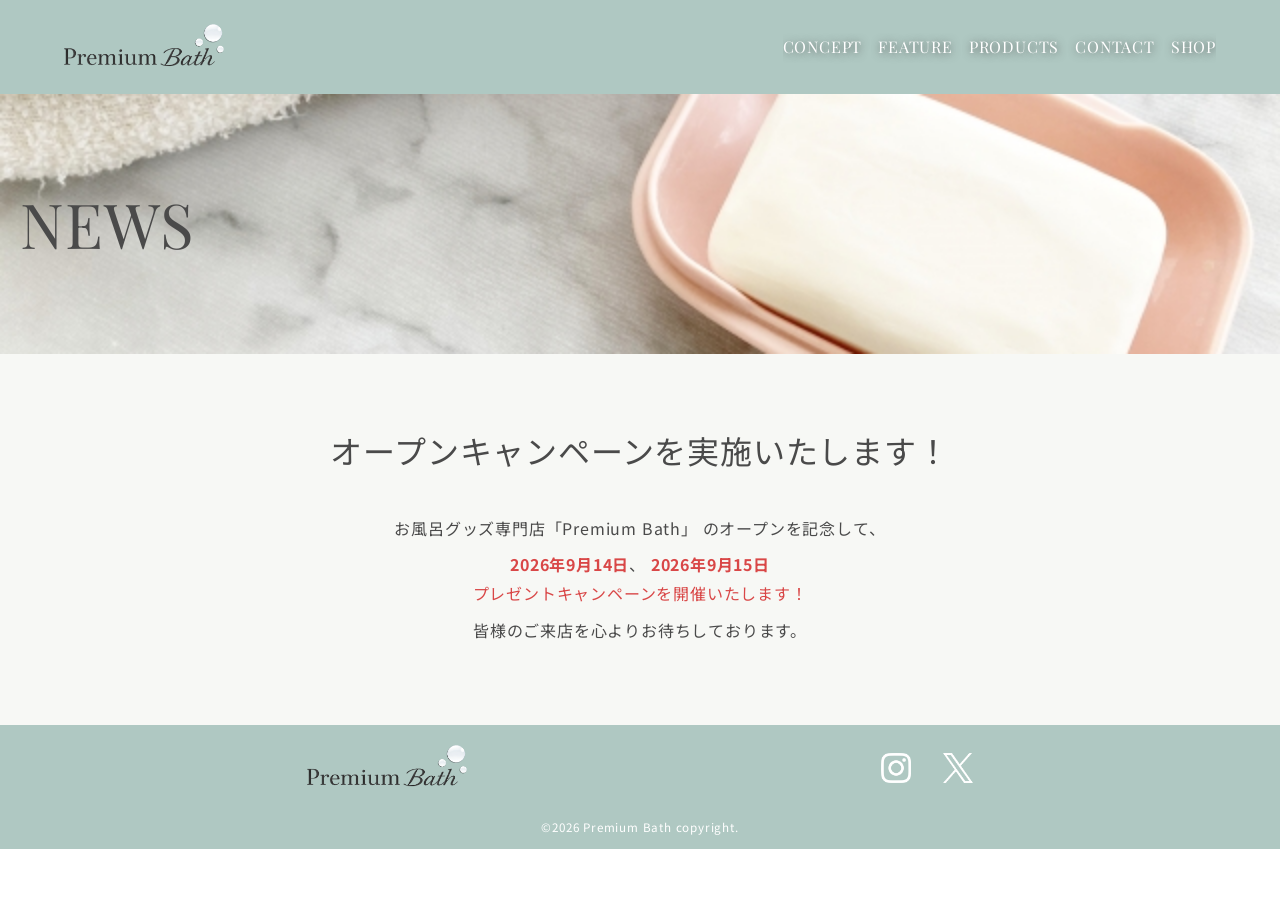
<file: news-open.html>
<!DOCTYPE html>
<html lang="ja">

<head>
	<meta charset="UTF-8">
	<meta name="viewport" content="width=device-width, initial-scale=1.0">
	<title>Premium Bath | オープンキャンペーン告知</title>
	<meta name="description" content="静岡県沼津市にあるお風呂グッズの専門店「Premium Bath」のオープンキャンペーン詳細ページです">
	<meta name="format-detection" content="telephone=no" />

	<!-- favicon -->
	<link rel="icon" href="favicon.ico" type="image/x-icon">
	<link rel="icon" type="image/svg+xml" href="favicon.svg">

	<!-- google-fonts -->
	<link rel="preconnect" href="https://fonts.googleapis.com">
	<link rel="preconnect" href="https://fonts.gstatic.com" crossorigin>
	<link
		href="https://fonts.googleapis.com/css2?family=Noto+Sans+JP:wght@100..900&family=Playfair+Display:ital,wght@0,400..900;1,400..900&display=swap"
		rel="stylesheet">

	<!-- css -->
	<link rel="stylesheet" href="css/style.css">

</head>

<body id="top">
	<header class="header">
		<div class="header-wrapper">
			<div class="header-logo">
				<a href="index.html">
					<img src="img/logo.png" width="600" height="170" alt="PremiumBath">
				</a>
			</div>
			<nav class="header-nav" aria-label="メインナビゲーション">
				<ul class="header-nav-list">
					<li>
						<a href="index.html#top-concept">CONCEPT</a>
					</li>
					<li>
						<a href="index.html#top-feature">FEATURE</a>
					</li>
					<li>
						<a href="index.html#top-products">PRODUCTS</a>
					</li>
					<li>
						<a href="index.html#top-contact">CONTACT</a>
					</li>
					<li>
						<a href="index.html#top-shop">SHOP</a>
					</li>
				</ul>
			</nav>
		</div>
	</header>

	<main>
		<div class="c-page-kv">
			<img src="img/bg-page-kv.jpg" width="1366" height="180" alt="">
			<h1>NEWS</h1>
		</div>

		<section class="news">
			<div class="l-container u-ptb">
				<article class="c-page-contents">
					<h2>オープンキャンペーンを実施いたします！</h2>
					<p class="u-mt">
						<span class="c-page-text news-description-text">
							お風呂グッズ専門店「Premium Bath」
						</span>
						<span class="c-page-text news-description-text">
							のオープンを記念して、
						</span>
						<span class="c-page-text news-description-text">
							<time datetime="2026-09-14">2026年9月14日</time>、
							<time datetime="2026-09-15">2026年9月15日</time>
						</span>
						<span class="c-page-text news-description-text">
							プレゼントキャンペーンを開催いたします！
						</span>
						<span class="c-page-text news-description-text">
							皆様のご来店を心よりお待ちしております。
						</span>
					</p>
				</article>
			</div>
		</section>
	</main>

	<footer class="footer">
		<div class="l-container">
			<div class="footer-contents">
				<div class="footer-logo">
					<a href="index.html">
						<img src="img/logo.png" width="600" height="170" alt="PremiumBath">
					</a>
				</div>
				<div class="footer-sns">
					<a href="https://www.instagram.com/?hl=ja" class="footer-sns-icon" target="_blank"
						rel="noopener noreferrer">
						<img src="img/icon-footer-instagram.png" width="100" height="100" alt="インスタグラムのアイコン">
					</a>
					<a href="https://x.com/?lang=ja" class="footer-sns-icon" target="_blank" rel="noopener noreferrer">
						<img src="img/icon-footer-x.png" width="100" height="102" alt="X(旧ツイッター)のアイコン">
					</a>
				</div>
			</div>
			<p class="footer-copyright">
				<small>&copy;2026 Premium Bath copyright.</small>
			</p>
		</div>
	</footer>
</body>

</html>
</file>
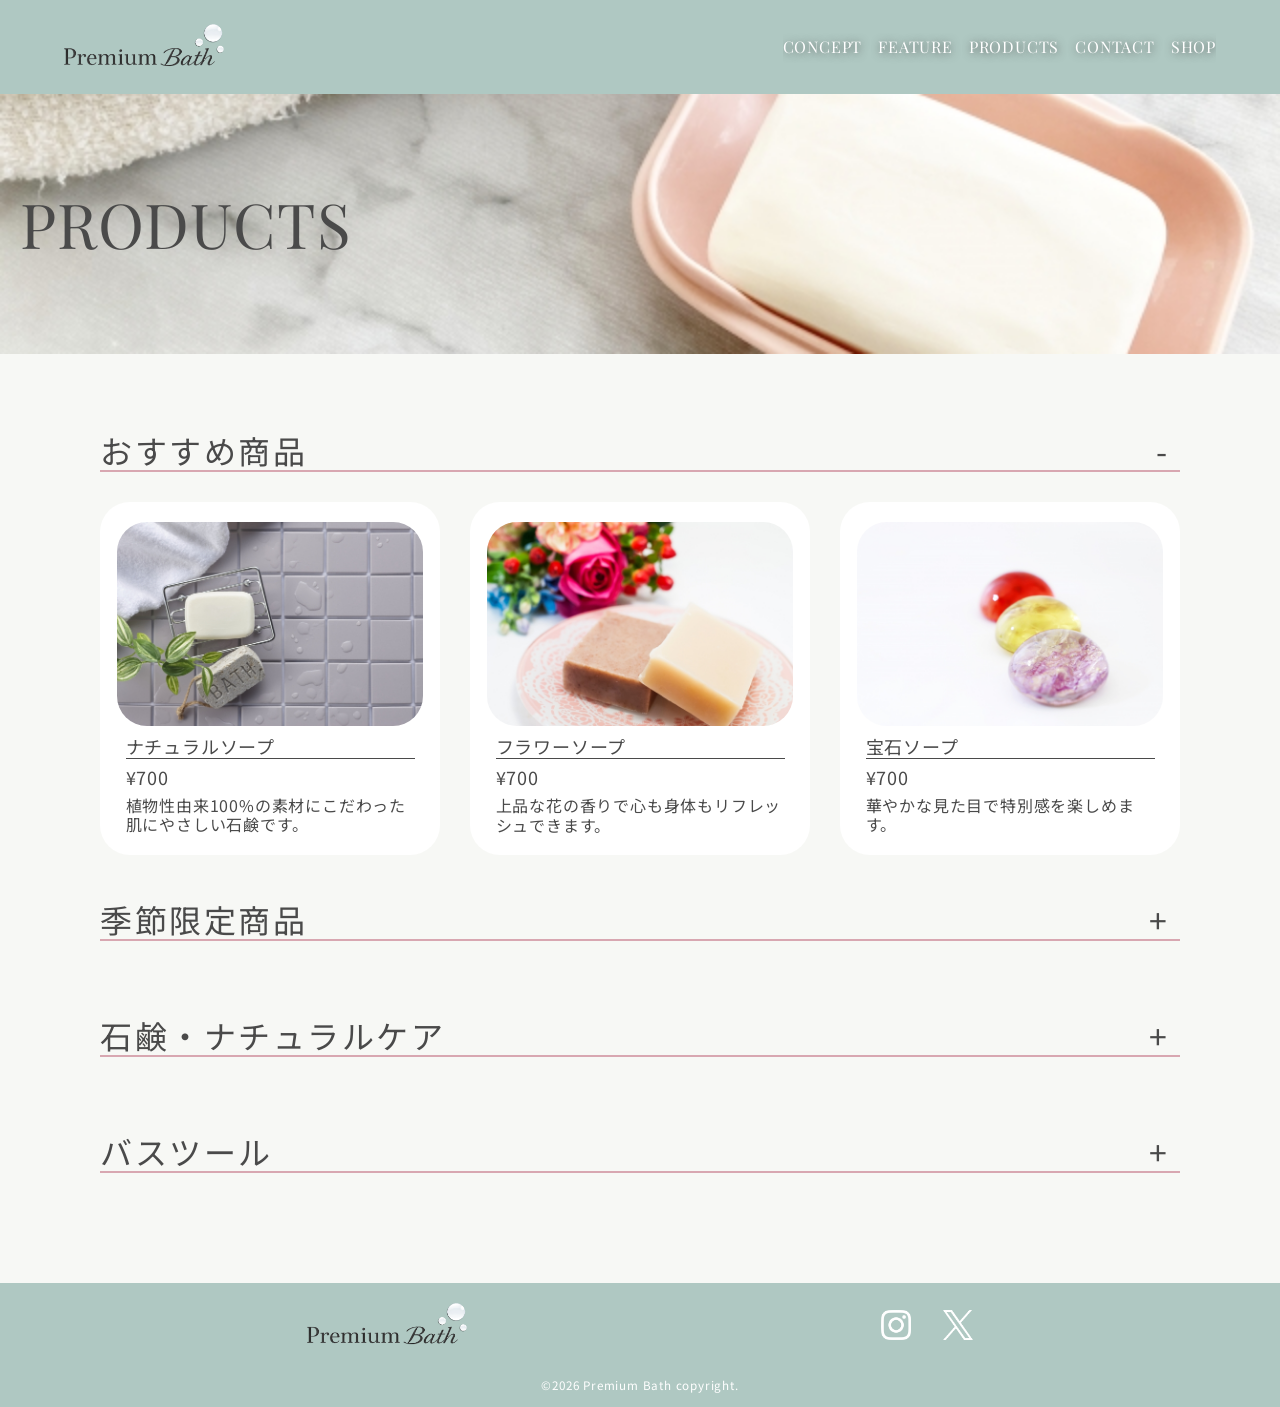
<file: products.html>
<!DOCTYPE html>
<html lang="ja">

<head>
	<meta charset="UTF-8">
	<meta name="viewport" content="width=device-width, initial-scale=1.0">
	<title>Premium Bath | 商品一覧ページ</title>
	<meta name="description" content="静岡県沼津市にあるお風呂グッズの専門店「Premium Bath」の商品一覧ページです">
	<meta name="format-detection" content="telephone=no" />

	<!-- favicon -->
	<link rel="icon" href="favicon.ico" type="image/x-icon">
	<link rel="icon" type="image/svg+xml" href="favicon.svg">

	<!-- google-fonts -->
	<link rel="preconnect" href="https://fonts.googleapis.com">
	<link rel="preconnect" href="https://fonts.gstatic.com" crossorigin>
	<link
		href="https://fonts.googleapis.com/css2?family=Noto+Sans+JP:wght@100..900&family=Playfair+Display:ital,wght@0,400..900;1,400..900&display=swap"
		rel="stylesheet">

	<!-- css -->
	<link rel="stylesheet" href="css/style.css">

	<!-- js -->
	<script type="module" src="js/main.js"></script>

</head>

<body id="top">
	<header class="header">
		<div class="header-wrapper">
			<div class="header-logo">
				<a href="index.html">
					<img src="img/logo.png" width="600" height="170" alt="PremiumBath">
				</a>
			</div>
			<nav class="header-nav" aria-label="メインナビゲーション">
				<ul class="header-nav-list">
					<li>
						<a href="index.html#top-concept">CONCEPT</a>
					</li>
					<li>
						<a href="index.html#top-feature">FEATURE</a>
					</li>
					<li>
						<a href="index.html#top-products">PRODUCTS</a>
					</li>
					<li>
						<a href="index.html#top-contact">CONTACT</a>
					</li>
					<li>
						<a href="index.html#top-shop">SHOP</a>
					</li>
				</ul>
			</nav>
		</div>
	</header>

	<main>
		<div class="c-page-kv">
			<img src="img/bg-page-kv.jpg" width="1366" height="180" alt="">
			<h1>PRODUCTS</h1>
		</div>

		<section class="products">
			<div class="l-container u-ptb">
				<div class="products-category-wrapper">
					<div class="products-category-item">
						<h2 class="js-products-title">おすすめ商品</h2>
						<div class="products-category-card-wrapper is-open">
							<article class="products-category-card">
								<img src="img/pic-products-item.jpg" width="640" height="427" alt="自然由来100%使用のナチュラルソープ">
								<div class="products-category-card-text">
									<h3>ナチュラルソープ</h3>
									<p>&yen;700</p>
									<p>
										<span>植物性由来100%の素材にこだわった肌にやさしい石鹸です。</span>
									</p>
								</div>
							</article>
							<article class="products-category-card">
								<img src="img/pic-products-item02.jpg" width="640" height="427" alt="お花の香りが特徴的なフラワーソープ">
								<div class="products-category-card-text">
									<h3>フラワーソープ</h3>
									<p>&yen;700</p>
									<p>
										<span>上品な花の香りで心も身体もリフレッシュできます。</span>
									</p>
								</div>
							</article>
							<article class="products-category-card">
								<img src="img/pic-products-item03.jpg" width="640" height="427"
									alt="宝石のような透明感のあるカラフルなソープ">
								<div class="products-category-card-text">
									<h3>宝石ソープ</h3>
									<p>&yen;700</p>
									<p>
										<span>華やかな見た目で特別感を楽しめます。</span>
									</p>
								</div>
							</article>
						</div>
					</div>
					<div class="products-category-item u-mt">
						<h2 class="js-products-title">季節限定商品</h2>
						<div class="products-category-card-wrapper">
							<article class="products-category-card">
								<img src="img/pic-products-item04.jpg" width="640" height="427"
									alt="オレンジやレモンを使った秋限定ソープ">
								<div class="products-category-card-text">
									<h3>秋限定ソープ</h3>
									<p>&yen;700</p>
									<p>
										<span>旬の果物をベースに作り上げた石鹸。</span>
										<span>柑橘の爽やかな香りが特徴です。</span>
									</p>
								</div>
							</article>
							<article class="products-category-card">
								<img src="img/pic-products-item05.jpg" width="640" height="427" alt="柑橘エキス使用のバスソルト">
								<div class="products-category-card-text">
									<h3>柑橘バスソルト</h3>
									<p>&yen;700</p>
									<p>
										<span>爽やかな柑橘の香りで心も身体もリフレッシュできます。</span>
									</p>
								</div>
							</article>
							<article class="products-category-card">
								<img src="img/pic-products-item06.jpg" width="640" height="427" alt="バナナ由来のヘアオイル">
								<div class="products-category-card-text">
									<h3>バナナオイル</h3>
									<p>&yen;700</p>
									<p>
										<span>バナナから成分を抽出したオイル。</span>
										<span>保湿効果バツグンです。</span>
									</p>
								</div>
							</article>
						</div>
					</div>
					<div class="products-category-item u-mt">
						<h2 class="js-products-title">石鹸・ナチュラルケア</h2>
						<div class="products-category-card-wrapper">
							<article class="products-category-card">
								<img src="img/pic-products-item.jpg" width="640" height="427" alt="自然由来100%使用のナチュラルソープ">
								<div class="products-category-card-text">
									<h3>ナチュラルソープ</h3>
									<p>&yen;700</p>
									<p>
										<span>植物性由来100%の素材にこだわった肌にやさしい石鹸です。</span>
									</p>
								</div>
							</article>
							<article class="products-category-card">
								<img src="img/pic-products-item07.jpg" width="640" height="427"
									alt="ラベンダーの香りが特徴的なバスソルト">
								<div class="products-category-card-text">
									<h3>ラベンダーソルト</h3>
									<p>&yen;700</p>
									<p>
										<span>ラベンダーの香りで心も身体もリフレッシュできます。</span>
									</p>
								</div>
							</article>
							<article class="products-category-card">
								<img src="img/pic-products-item03.jpg" width="640" height="427"
									alt="宝石のような透明感のあるカラフルなソープ">
								<div class="products-category-card-text">
									<h3>宝石ソープ</h3>
									<p>&yen;700</p>
									<p>
										<span>華やかな見た目で特別感を楽しめます。</span>
									</p>
								</div>
							</article>
							<article class="products-category-card">
								<img src="img/pic-products-item08.jpg" width="640" height="427"
									alt="化学成分を使用していない髪の毛、肌に優しいシャンプー">
								<div class="products-category-card-text">
									<h3>オーガニックシャンプー</h3>
									<p>&yen;700</p>
									<p>
										<span>化学成分を使用していない髪の毛、肌に優しいシャンプーです。</span>
									</p>
								</div>
							</article>
							<article class="products-category-card">
								<img src="img/pic-products-item02.jpg" width="640" height="427" alt="お花の香りが特徴的なフラワーソープ">
								<div class="products-category-card-text">
									<h3>フラワーソープ</h3>
									<p>&yen;700</p>
									<p>
										<span>上品な花の香りで心も身体もリフレッシュできます。</span>
									</p>
								</div>
							</article>
							<article class="products-category-card">
								<img src="img/pic-products-item09.jpg" width="640" height="427" alt="蜂蜜をたっぷり使用したヘアオイル">
								<div class="products-category-card-text">
									<h3>ハニーヘアオイル</h3>
									<p>&yen;700</p>
									<p>
										<span>蜂蜜をたっぷり使用したヘアオイルです。肌に潤いを与えます。</span>
									</p>
								</div>
							</article>
						</div>
					</div>
					<div class="products-category-item u-mt">
						<h2 class="js-products-title">バスツール</h2>
						<div class="products-category-card-wrapper">
							<article class="products-category-card">
								<img src="img/pic-products-item10.jpg" width="640" height="427"
									alt="白いコットン100パーセントのバスタオル">
								<div class="products-category-card-text">
									<h3>コットン100%バスタオル</h3>
									<p>&yen;700</p>
									<p>
										<span>コットン100%使用。</span>
										<span>ふわっと気持ちいい肌触り。</span>
									</p>
								</div>
							</article>
							<article class="products-category-card">
								<img src="img/pic-products-item11.jpg" width="640" height="427" alt="木製ハンドルの羊毛ブラシ">
								<div class="products-category-card-text">
									<h3>羊毛100%ブラシ</h3>
									<p>&yen;700</p>
									<p>
										<span>ケラチン(羊毛)を100%使用。</span>
										<span>優しく肌を洗います。</span>
									</p>
								</div>
							</article>
							<article class="products-category-card">
								<img src="img/pic-products-item12.jpg" width="640" height="427"
									alt="バスタオルやブラシをまとめたバスツールセット">
								<div class="products-category-card-text">
									<h3>バスツールセット</h3>
									<p>&yen;1800</p>
									<p>
										<span>お風呂が快適になるグッズを集めました。プレゼントとしても喜ばれます。</span>
									</p>
								</div>
							</article>
						</div>
					</div>
				</div>
			</div>
		</section>

		<a class="c-pagetop js-pagetop" href="#top" aria-label="ページトップへ戻る">
			<span></span>
		</a>
	</main>

	<footer class="footer">
		<div class="l-container">
			<div class="footer-contents">
				<div class="footer-logo">
					<a href="index.html">
						<img src="img/logo.png" width="600" height="170" alt="PremiumBath">
					</a>
				</div>
				<div class="footer-sns">
					<a href="https://www.instagram.com/?hl=ja" class="footer-sns-icon" target="_blank"
						rel="noopener noreferrer">
						<img src="img/icon-footer-instagram.png" width="100" height="100" alt="インスタグラムのアイコン">
					</a>
					<a href="https://x.com/?lang=ja" class="footer-sns-icon" target="_blank" rel="noopener noreferrer">
						<img src="img/icon-footer-x.png" width="100" height="102" alt="X(旧ツイッター)のアイコン">
					</a>
				</div>
			</div>
			<p class="footer-copyright">
				<small>&copy;2026 Premium Bath copyright.</small>
			</p>
		</div>
	</footer>
</body>

</html>
</file>
<file: css/style.css>
@charset "utf-8";

/* !!! グローバル !!! */
/*!
global
------------------------------
*/
:root {
  /* color-bg */
  --color-bg: #f7f8f5;
  --color-bg-primary: #afc8c2;
  --color-bg-secondary: #c8b6d9;
  --color-bg-accent: #d8a7b1;
  --color-bg-black: #1d1d1d;
  --color-bg-white: #fff;
  --color-bg-gray: #7a7b7b;

  /* color-mask */
  --color-mask-black: rgba(40, 40, 40, 0.35);
  --color-mask-primary: rgba(175, 200, 194, 0.9);

  /* color-font */
  --color-font-base: #4a4a4a;
  --color-font-accent: #d8a7b1;
  --color-font-white: #ffffff;
  --color-font-attention: #d94747;

  /* color-shadow */
  --color-shadow-base: #4a4a4a;
  --color-shadow-primary: #afc8c2;

  /* color-border */
  --color-border-base: #4a4a4a;
  --color-border-white: #fff;

  /* font-family */
  --font-family-base: "Noto Sans JP", sans-serif;
  --font-family-english: "Playfair Display", serif;

  /* font-letter-spacing */
  --font-letter-spacing-base: 0.05em;
  --font-letter-spacing-heading: 0.08em;

  /* width-contents */
  --width-content-s: 960px;
  --width-content: 1080px;
  --width-content-l: 1200px;
}

/* !!! ファンデーション !!! */
/*!
foundation > reset
------------------------------
*/
html {
  color: #000;
  background: #fff;
}

body,
div,
dl,
dt,
dd,
ul,
ol,
li,
h1,
h2,
h3,
h4,
h5,
h6,
pre,
code,
form,
fieldset,
legend,
input,
textarea,
p,
blockquote,
th,
td {
  margin: 0;
  padding: 0;
}

table {
  border-collapse: collapse;
  border-spacing: 0;
  width: 100%;
}

fieldset,
img {
  border: 0;
}

address,
caption,
cite,
code,
dfn,
em,
strong,
th,
var {
  font-style: normal;
  font-weight: normal;
}

ol,
ul {
  list-style: none;
}

caption,
th {
  text-align: left;
}

h1,
h2,
h3,
h4,
h5,
h6 {
  font-size: 100%;
  font-weight: normal;
}

q:before,
q:after {
  content: "";
}

abbr,
acronym {
  border: 0;
  font-variant: normal;
}

sup {
  display: block;
}

sub {
  vertical-align: text-bottom;
}

input,
textarea,
select,
button {
  color: inherit;
  font-family: inherit;
  font-size: inherit;
  font-weight: inherit;
  line-height: inherit;
  font-size: 100%;
  border-radius: 0;
  border: none;
  appearance: none;
  -webkit-appearance: none;
  background-color: inherit;
}

input,
textarea,
select {
  font-size: 16px;
}

textarea {
  resize: vertical;
  display: block;
}

button {
  padding: 0;
  cursor: pointer;
}

legend {
  color: #000;
}

main {
  display: block;
}

a {
  text-decoration: none;
  color: inherit;
}

img {
  width: 100%;
  height: auto;
  vertical-align: bottom;
}

svg {
  display: block;
}

* {
  -webkit-font-smoothing: antialiased;
  -moz-osx-font-smoothing: grayscale;
  box-sizing: border-box;
}

*::before,
*::after {
  box-sizing: border-box;
}

/*!
foundation > base
------------------------------
*/
html {
  scroll-behavior: smooth;
}

body {
  line-height: 1.8;
  font-size: 14px;
  color: var(--color-font-base);
  font-family: var(--font-family-base);
  letter-spacing: var(--font-letter-spacing-base);
  background-color: var(--color-bg);
}

@media screen and (min-width: 768px) {
  body {
    font-size: 16px;
  }
}

/* !!! ユーティリティー !!! */
/*!
utility > utility
------------------------------
*/
.u-mt {
  margin-top: 40px !important;
}

@media screen and (min-width: 768px) {
  .u-mt {
    margin-top: 48px !important;
  }
}

.u-ptb {
  padding: 64px 0 !important;
}

@media screen and (min-width: 768px) {
  .u-ptb {
    padding: 80px 0 !important;
  }
}

.u-visually-hidden {
  position: absolute !important;
  white-space: nowrap !important;
  width: 1px !important;
  height: 1px !important;
  overflow: hidden !important;
  border: 0 !important;
  padding: 0 !important;
  clip: rect(0 0 0 0) !important;
  clip-path: inset(50%) !important;
  margin: -1px !important;
}

/* !!! コンポーネント !!! */
/*!
component > section-title
------------------------------
*/
.c-section-title {
  display: grid;
  gap: 6px;
  text-align: center;
}

.c-section-title--white {
  color: var(--color-font-white);
  text-shadow: 1px 1px 8px var(--color-shadow-base);
}

.c-section-title p,
.c-section-title h2 {
  line-height: 1;
  letter-spacing: var(--font-letter-spacing-heading);
  padding-left: 0.08em;
}

.c-section-title p {
  font-size: 28px;
  font-family: var(--font-family-english);
}

@media screen and (min-width: 768px) {
  .c-section-title p {
    font-size: 32px;
  }
}

.c-section-title h2 {
  font-size: 18px;
}

@media screen and (min-width: 768px) {
  .c-section-title h2 {
    font-size: 20px;
  }
}

/*!
component > page-kv
------------------------------
*/
.c-page-kv {
  position: relative;
}

.c-page-kv img {
  width: 100%;
  height: 180px;
  object-fit: cover;
}

@media screen and (min-width: 768px) {
  .c-page-kv img {
    height: 260px;
  }
}

.c-page-kv h1 {
  font-family: var(--font-family-english);
  font-size: 36px;
  position: absolute;
  top: 50%;
  left: 20px;
  transform: translate(0, -50%);
}

@media screen and (min-width: 768px) {
  .c-page-kv h1 {
    font-size: 62px;
  }
}

/*!
component > page-contents
------------------------------
*/
.c-page-contents {
  text-align: center;
}

.c-page-contents h2 {
  font-size: 28px;
  line-height: 1;
}

@media screen and (min-width: 768px) {
  .c-page-contents h2 {
    font-size: 32px;
  }
}

.c-page-text {
  display: block;
}

/*!
component > pagetop
------------------------------
*/
.c-pagetop {
  display: grid;
  place-items: center;
  z-index: 2;
  height: 40px;
  width: 40px;
  background: var(--color-bg-accent);
  border: solid 2px var(--color-border-white);
  border-radius: 50%;
  transition:
    opacity 0.3s ease,
    visibility 0.3s ease;
  position: fixed;
  right: 15px;
  bottom: 30px;
}

@media screen and (min-width: 768px) {
  .c-pagetop {
    height: 50px;
    width: 50px;
    right: 30px;
  }
}

.c-pagetop.js-pagetop {
  opacity: 0;
  visibility: hidden;
  pointer-events: none;
}

.c-pagetop.js-pagetop.is-show {
  opacity: 1;
  visibility: visible;
  pointer-events: auto;
}

@media (any-hover: hover) {
  .c-pagetop:hover {
    opacity: 0.8;
  }
}

.c-pagetop span {
  height: 10px;
  width: 10px;
  border-top: 3px solid var(--color-border-white);
  border-right: 3px solid var(--color-border-white);
  transform: translateY(20%) rotate(-45deg);
}

/*!
component > button
------------------------------
*/
.c-button {
  display: grid;
  place-items: center;
  width: 180px;
  height: 60px;
  border-radius: 100vh;
  transition:
    transform 0.7s ease,
    color 0.7s ease,
    background-color 0.7s ease,
    border-color 0.7s ease;
  font-family: var(--font-family-english);
}

@media screen and (min-width: 768px) {
  .c-button {
    width: 220px;
  }
}

@media (any-hover: hover) {
  .c-button:hover {
    transform: scale(1.1) translateY(-2px);
  }
}

.c-button--black {
  color: var(--color-font-white);
  background-color: var(--color-bg-black);
  border: solid 1px transparent;
}

@media (any-hover: hover) {
  .c-button--black:hover {
    color: var(--color-font-base);
    background-color: var(--color-bg);
    border-color: var(--color-border-base);
  }
}

.c-button--white {
  color: var(--color-font-base);
  background-color: var(--color-bg-white);
  border: solid 1px var(--color-border-base);
}

@media (any-hover: hover) {
  .c-button--white:hover {
    color: var(--color-font-white);
    background-color: var(--color-bg-accent);
    border-color: transparent;
  }
}

.c-button--submit {
  width: 200px;
  border-radius: initial;
  background-color: var(--color-bg-white);
  border: solid 1px var(--color-border-base);
}

@media screen and (min-width: 768px) {
  .c-button--submit {
    width: 240px;
  }
}

@media (any-hover: hover) {
  .c-button--submit:hover {
    color: var(--color-font-white);
    background-color: var(--color-bg-black);
    border-color: transparent;
  }
}

.c-button--center {
  margin-inline: auto;
}

/*!
component > product(単体)
------------------------------
*/
.c-product-card {
  display: grid;
  gap: 12px;
}

@media screen and (min-width: 768px) {
  .c-product-card img {
    max-width: 400px;
  }
}

.c-product-text h3 {
  font-size: 18px;
}

@media screen and (min-width: 768px) {
  .c-product-text h3 {
    font-size: 20px;
  }
}

.c-product-text p {
  margin-top: 4px;
}

.c-product-text p span {
  display: block;
}

/*!
component > product(複数)
------------------------------
*/
.c-products-box {
  display: grid;
  gap: 30px;
  place-items: baseline;
}

@media screen and (min-width: 600px) {
  .c-products-box--col2 {
    grid-template-columns: repeat(2, 1fr);
  }
}

@media screen and (min-width: 768px) {
  .c-products-box--col3 {
    grid-template-columns: repeat(3, 1fr);
  }
}

/*!
component > animation
------------------------------
*/
.js-fadein {
  opacity: 0;
  transform: translateY(30px);
  transition:
    opacity 0.8s ease,
    transform 0.8s ease;
}

.js-fadein.is-show {
  opacity: 1;
  transform: translateY(0);
}

/* !!! レイアウト !!! */
/*!
layout > container
------------------------------
*/
.l-container-l,
.l-container,
.l-container-s {
  width: 90%;
  margin: 0 auto;
}

.l-container-s {
  max-width: var(--width-content-s);
}

.l-container {
  max-width: var(--width-content);
}

.l-container-l {
  max-width: var(--width-content-l);
}

/*!
layout > header
------------------------------
*/
@media screen and (min-width: 768px) {
  .header {
    background-color: var(--color-bg-primary);
  }
}

.header-wrapper {
  align-items: center;
  line-height: 1;
}

@media screen and (min-width: 768px) {
  .header-wrapper {
    width: 90%;
    margin-inline: auto;
    display: flex;
    justify-content: space-between;
    gap: 0;
  }
}

.header-logo {
  padding: 16px 0;
}

@media screen and (min-width: 768px) {
  .header-logo {
    padding: 24px 0;
  }
}

.header-logo img {
  display: block;
  width: 160px;
  height: auto;
  margin-inline: auto;
}

.header-nav {
  display: grid;
  place-items: center;
  height: 40px;
  width: 100%;
  background-color: var(--color-bg-primary);
  overflow-x: scroll;
  scrollbar-width: none;
  padding: 0 10px;
}

@media screen and (min-width: 768px) {
  .header-nav {
    background-color: initial;
    width: initial;
    padding: 0;
  }
}

.header-nav::-webkit-scrollbar {
  display: none;
}

.header-nav-list {
  display: flex;
  align-items: center;
  gap: 16px;
}

.header-nav-list a {
  display: block;
  color: var(--color-font-white);
  font-family: var(--font-family-english);
  text-shadow: 1px 1px 8px var(--color-shadow-base);
  transition:
    color 0.3s ease,
    text-shadow 0.3s ease;
}

@media (any-hover: hover) {
  .header-nav-list a:hover {
    text-shadow: 1px 1px var(--color-shadow-base);
    color: var(--color-font-accent);
  }
}

/*!
layout > footer
------------------------------
*/
.footer {
  background-color: var(--color-bg-primary);
  padding: 10px 0;
}

@media screen and (min-width: 400px) {
  .footer {
    padding: 20px 0 10px 0;
  }
}

.footer-contents {
  display: flex;
  flex-direction: column;
  align-items: center;
  gap: 8px;
}

@media screen and (min-width: 400px) {
  .footer-contents {
    flex-direction: initial;
    justify-content: space-around;
    gap: 0;
  }
}

.footer-logo img {
  display: block;
  width: 160px;
  height: auto;
}

.footer-sns {
  display: flex;
  gap: 12px;
}

@media screen and (min-width: 400px) {
  .footer-sns {
    gap: 32px;
  }
}

.footer-sns-icon img {
  aspect-ratio: 1;
  width: 20px;
}

@media screen and (min-width: 400px) {
  .footer-sns-icon img {
    width: 30px;
  }
}

@media (any-hover: hover) {
  .footer-sns-icon:hover {
    opacity: 0.8;
  }
}

.footer-copyright {
  font-size: 12px;
  color: var(--color-font-white);
  text-align: center;
  margin-top: 8px;
}

@media screen and (min-width: 400px) {
  .footer-copyright {
    font-size: 14px;
    margin-top: 24px;
  }
}

/* !!! 固有ページ(top) !!! */
/*!
page > top > kv 
------------------------------
*/
.top-kv {
  position: relative;
}

.top-kv img {
  display: block;
  height: 240px;
  object-fit: cover;
}

@media screen and (min-width: 600px) {
  .top-kv img {
    height: 400px;
  }
}

@media screen and (min-width: 1024px) {
  .top-kv img {
    height: 600px;
  }
}

.top-kv-catchcopy {
  position: absolute;
  top: 50%;
  left: 2%;
  transform: translate(0, -50%);
  font-size: 32px;
  line-height: 1.5;
  color: var(--color-font-white);
  text-shadow: 2px 2px 8px var(--color-shadow-primary);
}

@media screen and (min-width: 768px) {
  .top-kv-catchcopy {
    font-size: 48px;
  }
}

@media screen and (min-width: 1024px) {
  .top-kv-catchcopy {
    font-size: 62px;
  }
}

@media screen and (min-width: 1300px) {
  .top-kv-catchcopy {
    font-size: 80px;
  }
}

.top-kv-catchcopy span:first-child {
  display: block;
}

/*!
page > top > news
------------------------------
*/
.top-news {
  padding: 20px 0;
}

@media screen and (min-width: 768px) {
  .top-news {
    padding: 40px 0;
  }
}

.top-news-contents {
  display: grid;
  gap: 15px;
  margin-top: 15px;
}

@media screen and (min-width: 768px) {
  .top-news-contents {
    gap: 20px;
    margin-top: 20px;
  }
}

.top-news-article {
  display: grid;
  gap: 4px;
  margin-inline: auto;
  line-height: 1.2;
}

@media screen and (min-width: 600px) {
  .top-news-article {
    grid-template-columns: auto 1fr;
    font-size: 18px;
    gap: 40px;
  }
}

.top-news-article a {
  text-decoration: underline;
  transition: opacity 0.4s ease;
}

@media (any-hover: hover) {
  .top-news-article a:hover {
    opacity: 0.8;
  }
}

/*!
page > top > concept
------------------------------
*/
.top-concept {
  background-image: url(../img/bg-top-concept.jpg);
  background-repeat: no-repeat;
  background-size: cover;
  background-position: center;
  position: relative;
}

.top-concept::before {
  content: "";
  position: absolute;
  inset: 0;
  background: var(--color-mask-black);
  z-index: 1;
}

.top-concept .js-fadein {
  position: relative;
  z-index: 2;
}

.top-concept-title {
  position: relative;
}

.top-concept-text-wrapper {
  position: relative;
  z-index: 2;
  color: var(--color-font-white);
  text-shadow: 1px 1px 8px var(--color-shadow-base);
}

@media screen and (min-width: 1280px) {
  .top-concept-text-wrapper {
    text-align: center;
  }
}

.top-concept-text:first-of-type {
  font-size: 18px;
  margin-bottom: 10px;
}

@media screen and (min-width: 768px) {
  .top-concept-text:first-of-type {
    font-size: 20px;
  }
}

.top-concept-text span {
  display: block;
}

@media screen and (min-width: 600px) {
  .top-concept-text:first-of-type span {
    display: inline;
  }
}

/*!
page > top > feature-item
------------------------------
*/
.top-feature-item {
  position: relative;
}

@media screen and (min-width: 600px) {
  .top-feature-item {
    display: flex;
    justify-content: space-between;
    gap: 30px;
    position: static;
  }
}

@media screen and (min-width: 600px) {
  .top-feature-item--reverse {
    flex-direction: row-reverse;
  }
}

@media screen and (min-width: 600px) {
  .top-feature-item img {
    max-width: 280px;
  }
}

@media screen and (min-width: 768px) {
  .top-feature-item img {
    max-width: 400px;
  }
}

.top-feature-text {
  position: absolute;
  top: 50%;
  left: 0;
  transform: translate(10%, -50%);
  padding: 16px;
  background-color: var(--color-mask-primary);
  color: #fff;
  width: 80%;
  text-shadow: 1px 1px 8px var(--color-shadow-base);
}

@media screen and (min-width: 600px) {
  .top-feature-text {
    color: var(--color-font-base);
    background-color: initial;
    position: static;
    transform: none;
    padding: 10px 0 0 0;
    width: initial;
    display: grid;
    align-content: start;
    gap: 10px;
    height: initial;
    text-shadow: none;
  }
}

@media screen and (min-width: 768px) {
  .top-feature-text {
    padding: 20px 0 0 0;
  }
}

.top-feature-text h3 {
  display: flex;
  gap: 10px;
  align-items: center;
  line-height: 1.2;
  font-size: 20px;
}

@media screen and (min-width: 768px) {
  .top-feature-text h3 {
    font-size: 24px;
  }
}

.top-feature-text h3::before {
  content: "";
  display: inline-block;
  width: 3px;
  height: 45px;
  background-color: var(--color-bg-accent);
}

.top-feature-text p {
  margin-top: 10px;
  margin-left: 14px;
  line-height: 1.5;
}

@media screen and (min-width: 600px) {
  .top-feature-text p {
    margin-top: 0;
    line-height: inherit;
  }
}

.top-feature-text p span {
  display: block;
}

/*!
page > top > products
------------------------------
*/
.top-products {
  background-color: var(--color-bg-white);
}

/*!
page > top > contact
------------------------------
*/
.top-contact {
  background-image: url(../img/bg-top-contact.jpg);
  background-repeat: no-repeat;
  background-position: center;
  background-size: cover;
  position: relative;
}

.top-contact::before {
  content: "";
  position: absolute;
  inset: 0;
  background: var(--color-mask-black);
  z-index: 1;
}

.top-contact-wrapper {
  position: relative;
  z-index: 2;
}

.top-contact-form-wrapper {
  width: 90%;
  margin-inline: auto;
}

@media screen and (min-width: 1024px) {
  .top-contact-form-wrapper {
    width: 70%;
  }
}

.top-contact-form {
  display: grid;
  gap: 20px;
}

.top-contact-form-item {
  display: grid;
  gap: 6px;
}

.top-contact-form-label {
  color: var(--color-font-white);
  text-shadow: 1px 1px 8px var(--color-shadow-base);
}

.top-contact-form input,
.top-contact-form select,
.top-contact-form textarea {
  font-size: 14px;
  color: var(--color-font-base);
  background-color: var(--color-bg-white);
  padding-left: 2px;
  width: 100%;
}

.top-contact-form input,
.top-contact-form select {
  height: 50px;
}

.top-contact-form textarea {
  height: 220px;
}

.top-contact-form-category {
  position: relative;
}

.top-contact-form-category::after {
  content: "";
  width: 10px;
  height: 10px;
  border-bottom: solid 1px var(--color-border-base);
  border-left: solid 1px var(--color-border-base);
  transform: translateY(-50%) rotate(-45deg);
  position: absolute;
  top: 50%;
  right: 20px;
}

/*!
page > top > shop
------------------------------
*/
.top-shop-information-wrapper {
  display: flex;
  flex-direction: column;
  justify-content: center;
  gap: 20px;
}

@media screen and (min-width: 768px) {
  .top-shop-information-wrapper {
    gap: 40px;
  }
}

@media screen and (min-width: 1024px) {
  .top-shop-information-wrapper {
    flex-direction: row;
    align-items: center;
    gap: 80px;
  }
}

.top-shop-information-contents {
  display: grid;
  grid-template-columns: 35% auto;
  gap: 16px 0;
  line-height: 1.2;
}

@media screen and (min-width: 1024px) {
  .top-shop-information-contents {
    grid-template-columns: auto 1fr;
    gap: 30px 0;
  }
}

.top-shop-information-contents dt,
.top-shop-information-contents dd {
  padding-left: 10px;
  border-bottom: 1px solid var(--color-border-base);
}

.top-shop-information-contents dd {
  padding-bottom: 4px;
}

.top-shop-sp-tel {
  text-decoration: underline;
}

@media screen and (min-width: 768px) {
  .top-shop-sp-tel {
    display: none;
  }
}

.top-shop-pc-tel {
  display: none;
}

@media screen and (min-width: 768px) {
  .top-shop-pc-tel {
    display: block;
  }
}

.top-shop-address-item,
.top-shop-calendar {
  display: block;
}

.top-shop-calendar:last-child {
  font-size: 10.5px;
  color: var(--color-font-attention);
}

@media screen and (min-width: 768px) {
  .top-shop-calendar:last-child {
    font-size: 12px;
  }
}

.top-shop-map iframe {
  width: 100%;
  height: 180px;
}

@media screen and (min-width: 768px) {
  .top-shop-map iframe {
    height: 260px;
  }
}

/* !!! 固有ページ(products) !!! */
/*!
page > products
------------------------------
*/
.products-category-card-wrapper {
  display: grid;
  gap: 20px;
  margin-top: 30px;
  max-height: 0;
  overflow: hidden;
  opacity: 0;
  transition:
    max-height 0.8s ease,
    opacity 0.8s ease;
}

/* js用 */
.products-category-card-wrapper.is-open {
  opacity: 1;
}

@media screen and (min-width: 600px) {
  .products-category-card-wrapper {
    grid-template-columns: repeat(2, 1fr);
  }
}

@media screen and (min-width: 768px) {
  .products-category-card-wrapper {
    grid-template-columns: repeat(3, 1fr);
    gap: 30px;
  }
}

.products-category-item h2 {
  font-size: 26px;
  letter-spacing: var(--font-letter-spacing-heading);
  line-height: 1;
  position: relative;
  /* js用 */
  width: 100%;
  cursor: pointer;
}

@media screen and (min-width: 768px) {
  .products-category-item h2 {
    font-size: 32px;
  }
}

/* js用 */
.products-category-item h2::before {
  content: "+";
  display: inline-block;
  position: absolute;
  top: 0;
  right: 10px;
}

/* js用 */
.products-category-item h2.is-open::before {
  content: "-";
  display: inline-block;
  position: absolute;
  top: 0;
  right: 10px;
}

.products-category-item h2::after {
  content: "";
  display: block;
  width: 100%;
  height: 2px;
  background-color: var(--color-bg-accent);
  margin-top: 4px;
}

.products-category-card {
  display: grid;
  place-items: center;
  gap: 10px;
  padding: 20px 0;
  background-color: var(--color-bg-white);
  border-radius: 30px;
}

.products-category-card img {
  width: 90%;
  border-radius: 30px;
}

.products-category-card-text {
  width: 85%;
  line-height: 1.2;
  display: grid;
  gap: 4px;
}

@media screen and (min-width: 768px) {
  .products-category-card-text {
    gap: 8px;
  }
}

.products-category-card-text h3 {
  font-size: 16px;
  border-bottom: solid 1px var(--color-border-base);
}

@media screen and (min-width: 768px) {
  .products-category-card-text h3 {
    font-size: 18px;
  }
}

.products-category-card-text p:first-of-type {
  font-size: 16px;
}

@media screen and (min-width: 768px) {
  .products-category-card-text p:first-of-type {
    font-size: 18px;
  }
}

.products-category-card-text p span {
  display: block;
}

/* !!! 固有ページ(news) !!! */
/*!
page > news
------------------------------
*/
@media screen and (min-width: 768px) {
  .news-description-text {
    display: inline;
  }
}

@media screen and (min-width: 768px) {
  .news-description-text:nth-of-type(3),
  .news-description-text:nth-of-type(4) {
    display: block;
  }
}

.news-description-text:nth-of-type(3) {
  margin-top: 8px;
}

.news-description-text:nth-of-type(4) {
  color: var(--color-font-attention);
  margin-bottom: 8px;
}

.news-description-text time {
  color: var(--color-font-attention);
  font-weight: bold;
}
</file>
